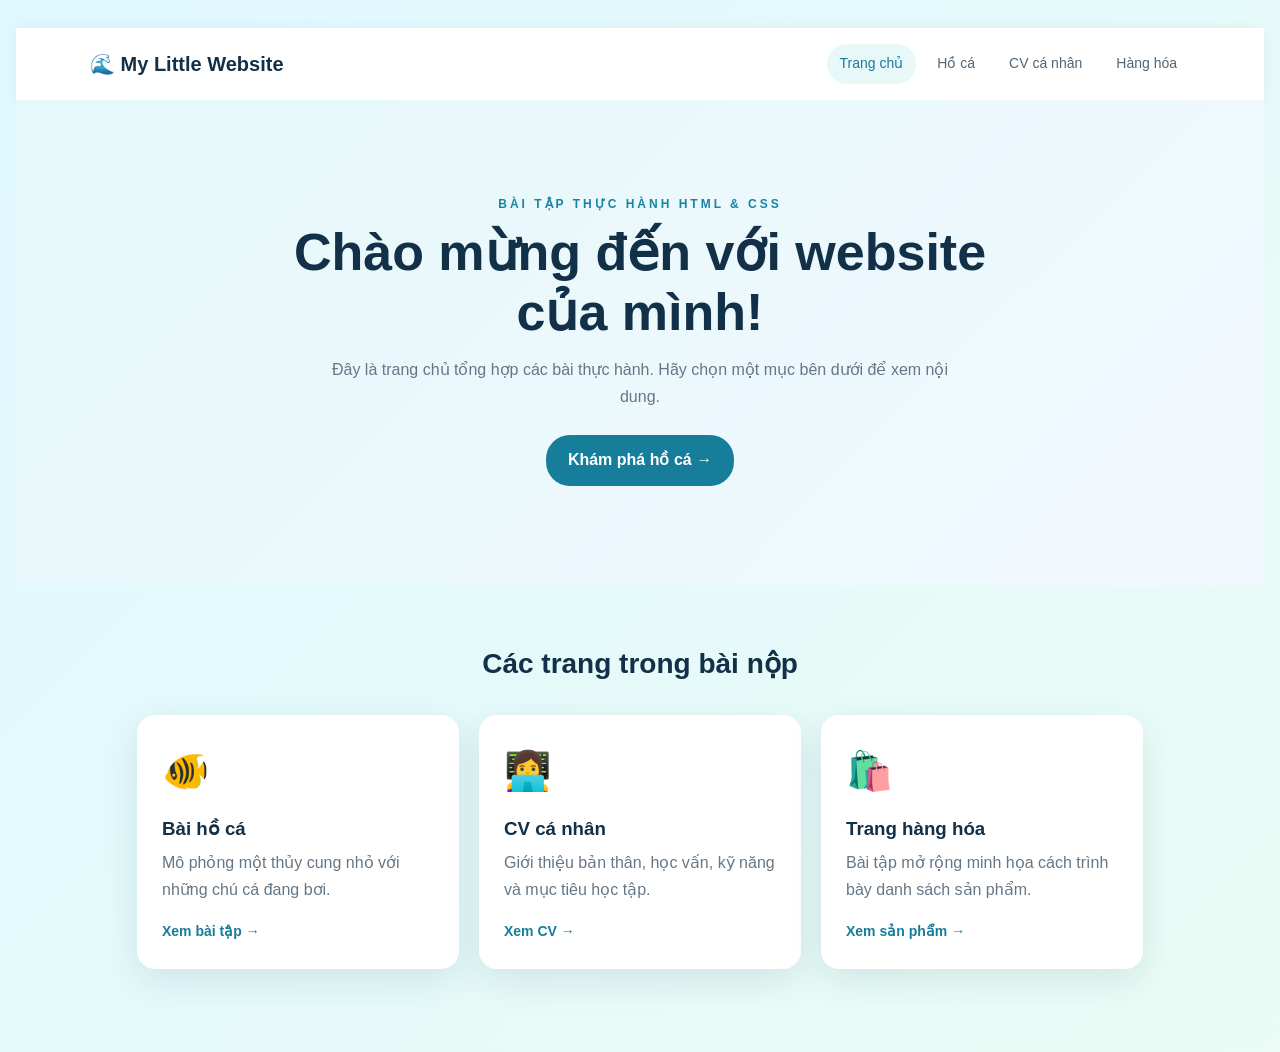
<file: index.html>
<!DOCTYPE html>
<html lang="vi">
<head>
  <meta charset="UTF-8">
  <meta name="viewport" content="width=device-width, initial-scale=1.0">
  <title>Website cá nhân | Trang chủ</title>
  <link rel="stylesheet" href="css/style.css">
</head>
<body>
  <header class="site-header">
    <a class="brand" href="index.html">🌊 My Little Website</a>
    <nav aria-label="Điều hướng chính">
      <a class="active" href="index.html">Trang chủ</a>
      <a href="aquarium.html">Hồ cá</a>
      <a href="cv.html">CV cá nhân</a>
      <a href="products.html">Hàng hóa</a>
    </nav>
  </header>

  <main>
    <section class="hero">
      <p class="eyebrow">BÀI TẬP THỰC HÀNH HTML & CSS</p>
      <h1>Chào mừng đến với website của mình!</h1>
      <p>Đây là trang chủ tổng hợp các bài thực hành. Hãy chọn một mục bên dưới để xem nội dung.</p>
      <a class="button" href="aquarium.html">Khám phá hồ cá →</a>
    </section>

    <section class="section">
      <h2>Các trang trong bài nộp</h2>
      <div class="card-grid">
        <a class="card" href="aquarium.html">
          <div class="card-icon">🐠</div><h3>Bài hồ cá</h3>
          <p>Mô phỏng một thủy cung nhỏ với những chú cá đang bơi.</p>
          <span class="card-link">Xem bài tập →</span>
        </a>
        <a class="card" href="cv.html">
          <div class="card-icon">👩‍💻</div><h3>CV cá nhân</h3>
          <p>Giới thiệu bản thân, học vấn, kỹ năng và mục tiêu học tập.</p>
          <span class="card-link">Xem CV →</span>
        </a>
        <a class="card" href="products.html">
          <div class="card-icon">🛍️</div><h3>Trang hàng hóa</h3>
          <p>Bài tập mở rộng minh họa cách trình bày danh sách sản phẩm.</p>
          <span class="card-link">Xem sản phẩm →</span>
        </a>
      </div>
    </section>
  </main>
</body>
</html>
</file>
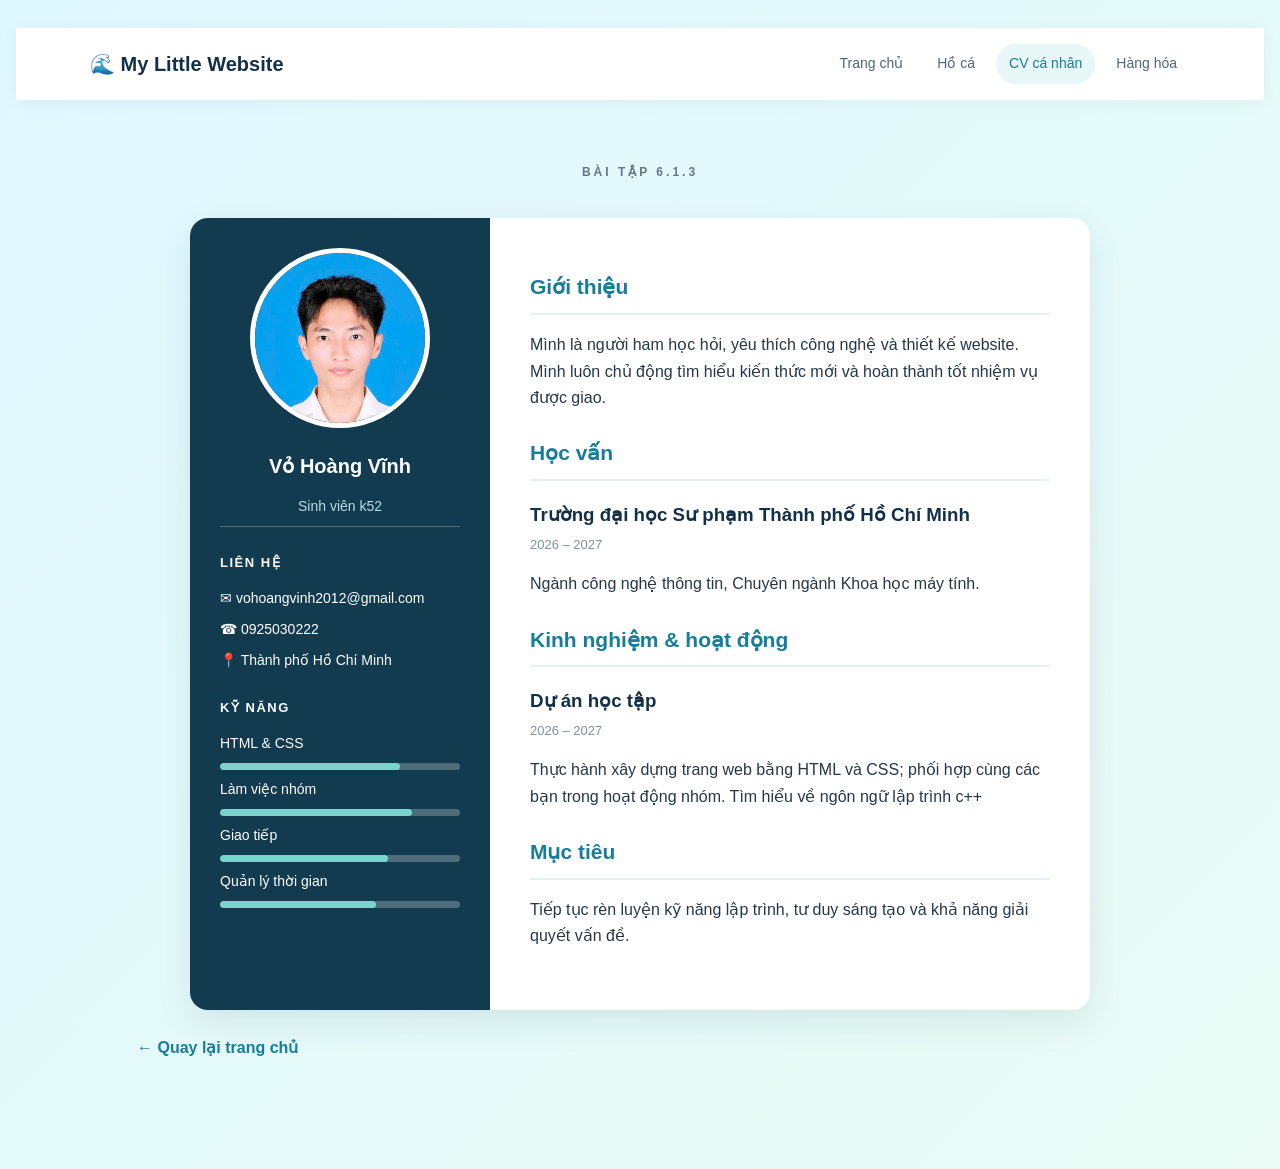
<file: cv.html>
<!DOCTYPE html>
<html lang="vi">
<head>
  <meta charset="UTF-8">
  <meta name="viewport" content="width=device-width, initial-scale=1.0">
  <title>CV cá nhân</title>
  <link rel="stylesheet" href="css/style.css">
</head>
<body>
  <header class="site-header">
    <a class="brand" href="index.html">🌊 My Little Website</a>
    <nav aria-label="Điều hướng chính">
      <a href="index.html">Trang chủ</a><a href="aquarium.html">Hồ cá</a>
      <a class="active" href="cv.html">CV cá nhân</a><a href="products.html">Hàng hóa</a>
    </nav>
  </header>
  <main class="page-wrap">
    <div class="page-heading"><p class="eyebrow">BÀI TẬP 6.1.3</p></div>
    <article class="cv">
      <aside class="cv-side">
        <div class="avatar">
          <img src="aquarium_assets/avatar.jpg" alt="Ảnh đại diện">
        </div>
        <h2>Vỏ Hoàng Vĩnh</h2>
        <p class="cv-role">Sinh viên k52</p>
        <hr>
        <h3>LIÊN HỆ</h3>
        <p>✉ vohoangvinh2012@gmail.com</p><p>☎ 0925030222</p><p>📍 Thành phố Hồ Chí Minh</p>
        <h3>KỸ NĂNG</h3>
        <p>HTML & CSS</p><div class="skill"><i style="width:75%"></i></div>
        <p>Làm việc nhóm</p><div class="skill"><i style="width:80%"></i></div>
        <p>Giao tiếp</p><div class="skill"><i style="width:70%"></i></div>
        <p>Quản lý thời gian</p><div class="skill"><i style="width:65%"></i></div>
      </aside>
      <div class="cv-main">
        <section><h2>Giới thiệu</h2><p>Mình là người ham học hỏi, yêu thích công nghệ và thiết kế website. Mình luôn chủ động tìm hiểu kiến thức mới và hoàn thành tốt nhiệm vụ được giao.</p></section>
        <section><h2>Học vấn</h2><h3>Trường đại học Sư phạm Thành phố Hồ Chí Minh</h3><p class="muted">2026 – 2027</p><p>Ngành công nghệ thông tin, Chuyên ngành Khoa học máy tính.</p></section>
        <section><h2>Kinh nghiệm & hoạt động</h2><h3>Dự án học tập</h3><p class="muted">2026 – 2027</p><p>Thực hành xây dựng trang web bằng HTML và CSS; phối hợp cùng các bạn trong hoạt động nhóm. Tìm hiểu về ngôn ngữ lập trình c++</p></section>
        <section><h2>Mục tiêu</h2><p>Tiếp tục rèn luyện kỹ năng lập trình, tư duy sáng tạo và khả năng giải quyết vấn đề.</p></section>
      </div>
    </article>
    <a class="back-link" href="index.html">← Quay lại trang chủ</a>
  </main>
</body>
</html>
</file>
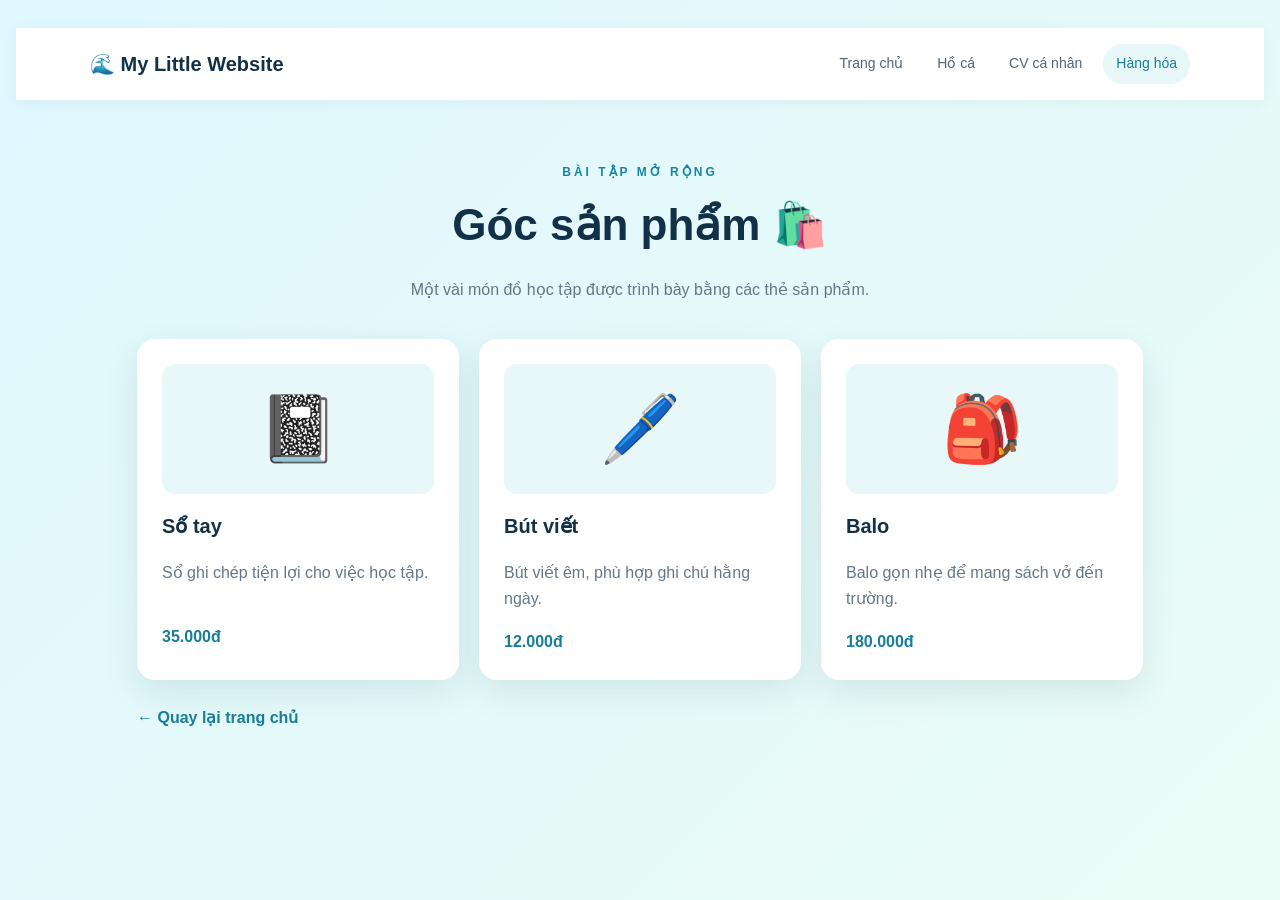
<file: products.html>
<!DOCTYPE html>
<html lang="vi">
<head>
  <meta charset="UTF-8">
  <meta name="viewport" content="width=device-width, initial-scale=1.0">
  <title>Góc sản phẩm</title>
  <link rel="stylesheet" href="css/style.css">
</head>
<body>
  <header class="site-header">
    <a class="brand" href="index.html">🌊 My Little Website</a>
    <nav aria-label="Điều hướng chính">
      <a href="index.html">Trang chủ</a><a href="aquarium.html">Hồ cá</a>
      <a href="cv.html">CV cá nhân</a><a class="active" href="products.html">Hàng hóa</a>
    </nav>
  </header>
  <main class="page-wrap">
    <div class="page-heading"><p class="eyebrow">BÀI TẬP MỞ RỘNG</p><h1>Góc sản phẩm 🛍️</h1><p>Một vài món đồ học tập được trình bày bằng các thẻ sản phẩm.</p></div>
    <div class="product-grid">
      <article class="product"><div class="product-art">📓</div><h2>Sổ tay</h2><p>Sổ ghi chép tiện lợi cho việc học tập.</p><strong>35.000đ</strong></article>
      <article class="product"><div class="product-art">🖊️</div><h2>Bút viết</h2><p>Bút viết êm, phù hợp ghi chú hằng ngày.</p><strong>12.000đ</strong></article>
      <article class="product"><div class="product-art">🎒</div><h2>Balo</h2><p>Balo gọn nhẹ để mang sách vở đến trường.</p><strong>180.000đ</strong></article>
    </div>
    <a class="back-link" href="index.html">← Quay lại trang chủ</a>
  </main>
</body>
</html>
</file>
<file: css/style.css>
:root{--navy:#123047;--blue:#167d9a;--aqua:#e8f7f8;--ink:#263746;--muted:#657786;--white:#fff;--shadow:0 12px 35px rgba(20,60,80,.10)}
*{box-sizing:border-box}body{margin:0;font-family:Arial,Helvetica,sans-serif;color:var(--ink);background:#f6fafb;line-height:1.65}
.site-header{min-height:72px;padding:14px max(5%,calc((100% - 1100px)/2));display:flex;align-items:center;justify-content:space-between;gap:20px;background:#fff;box-shadow:0 2px 15px rgba(0,0,0,.05);flex-wrap:wrap}
.brand{font-size:20px;font-weight:800;color:var(--navy);text-decoration:none}.site-header nav{display:flex;gap:8px;flex-wrap:wrap}.site-header nav a{padding:8px 13px;border-radius:20px;color:#526574;text-decoration:none;font-size:14px}.site-header nav a:hover,.site-header nav a.active{background:var(--aqua);color:var(--blue)}
.hero{padding:95px 20px 100px;text-align:center;background:linear-gradient(135deg,#e5f8fa,#f2f8ff)}.hero h1{max-width:760px;margin:8px auto 15px;color:var(--navy);font-size:clamp(32px,5vw,52px);line-height:1.15}.hero>p:not(.eyebrow){max-width:620px;margin:0 auto 25px;color:var(--muted)}
.eyebrow{font-size:12px;letter-spacing:2px;font-weight:800;color:var(--blue)}.button{display:inline-block;padding:12px 22px;border-radius:24px;background:var(--blue);color:white;text-decoration:none;font-weight:700}.button:hover{background:var(--navy)}
.section,.page-wrap{max-width:1050px;margin:auto;padding:55px 22px}.section h2{font-size:28px;color:var(--navy);text-align:center;margin:0 0 28px}.card-grid,.product-grid{display:grid;grid-template-columns:repeat(3,1fr);gap:20px}.card{display:block;padding:25px;background:white;border-radius:18px;text-decoration:none;color:inherit;box-shadow:var(--shadow);transition:transform .2s}.card:hover,.product:hover{transform:translateY(-4px)}.card-icon{font-size:38px}.card h3{margin:12px 0 5px;color:var(--navy)}.card p{color:var(--muted);margin:0 0 15px}.card-link{font-weight:700;color:var(--blue);font-size:14px}
footer{text-align:center;padding:24px;color:#80909b;font-size:13px;background:#fff}.page-heading{text-align:center;margin:8px 0 35px}.page-heading h1{font-size:clamp(32px,5vw,44px);color:var(--navy);margin:5px}.page-heading p:last-child{color:var(--muted)}
.aquarium{height:420px;max-width:900px;margin:auto;position:relative;overflow:hidden;border:9px solid #b9e3e8;border-radius:24px;background:linear-gradient(#78cfe0 0%,#1685ad 58%,#07506f 100%);box-shadow:var(--shadow),inset 0 0 45px rgba(0,40,70,.25)}
.sunlight{position:absolute;top:-80px;left:18%;width:240px;height:400px;background:rgba(255,255,220,.14);transform:rotate(22deg);filter:blur(20px)}
.fish{position:absolute;width:85px;height:46px;border-radius:55% 48% 48% 55%;background:#ffb347;animation:swim 11s linear infinite;z-index:2;box-shadow:inset -8px -5px rgba(0,0,0,.08)}
.fish:before{content:"";position:absolute;right:-22px;top:8px;border-left:28px solid #ffb347;border-top:15px solid transparent;border-bottom:15px solid transparent}
.fish:after{content:"";position:absolute;right:15px;top:12px;width:7px;height:7px;border-radius:50%;background:#173b50;box-shadow:1px 1px 0 white}
.fish span{position:absolute;left:28px;top:-7px;width:25px;height:60px;border-radius:50%;background:rgba(255,255,255,.18);transform:rotate(25deg)}
.fish-one{top:85px;left:-110px}.fish-two{top:190px;left:-130px;transform:scale(.72);background:#f47f72;animation-delay:-3s;animation-duration:14s}.fish-two:before{border-left-color:#f47f72}.fish-three{top:275px;left:-120px;transform:scale(.9);background:#ffe17a;animation-delay:-7s;animation-duration:12s}.fish-three:before{border-left-color:#ffe17a}.fish-four{top:130px;left:-100px;transform:scale(.55);background:#b5a0ed;animation-delay:-5s;animation-duration:16s}.fish-four:before{border-left-color:#b5a0ed}
@keyframes swim{0%{left:-120px}48%{left:75%}50%{left:78%;transform:scaleX(-1)}98%{left:-100px;transform:scaleX(-1)}100%{left:-120px}}
.bubble{position:absolute;bottom:-25px;width:12px;height:12px;border:2px solid rgba(255,255,255,.65);border-radius:50%;animation:rise 8s infinite}.b1{left:15%;animation-delay:0s}.b2{left:28%;animation-delay:3s;width:8px;height:8px}.b3{left:50%;animation-delay:1s}.b4{left:68%;animation-delay:5s;width:7px;height:7px}.b5{left:83%;animation-delay:2s}.b6{left:92%;animation-delay:4s}
@keyframes rise{0%{bottom:-25px;opacity:0}20%{opacity:.8}100%{bottom:100%;opacity:0}}
.sand{position:absolute;bottom:0;width:100%;height:48px;background:linear-gradient(#e8d59a,#c9a96c)}.plant{position:absolute;bottom:36px;width:12px;height:100px;background:#2b986f;border-radius:100% 0 100% 0;transform-origin:bottom;z-index:3}.plant:before,.plant:after{content:"";position:absolute;width:18px;height:65px;background:#42b77c;border-radius:100% 0 100% 0;bottom:25px;left:-12px;transform:rotate(-25deg)}.plant:after{left:7px;bottom:50px;transform:rotate(25deg)}.plant-one{left:12%;height:110px}.plant-two{left:88%;height:125px;transform:scale(.9)}.plant-three{left:78%;height:75px;transform:scale(.7)}.stone{position:absolute;bottom:28px;background:#81949a;border-radius:60% 60% 15% 15%;z-index:4}.stone-one{left:36%;width:55px;height:25px}.stone-two{left:45%;width:38px;height:18px}.stone-three{left:61%;width:65px;height:28px}
.note{max-width:900px;margin:18px auto;color:var(--muted);font-size:14px}.back-link{display:inline-block;margin:25px 0;color:var(--blue);font-weight:700;text-decoration:none}
.cv{display:grid;grid-template-columns:300px 1fr;background:white;max-width:900px;margin:auto;box-shadow:var(--shadow);border-radius:18px;overflow:hidden}.cv-side{padding:30px;background:#123b50;color:white}.cv-side h2{font-size:20px;line-height:1.3}.cv-side h3{font-size:13px;letter-spacing:1.5px;margin-top:25px}.cv-side p{font-size:14px;margin:8px 0}.cv-side hr{border:0;border-top:1px solid #ffffff45}.avatar{width:105px;height:105px;border-radius:50%;background:#d8f1f1;display:grid;place-items:center;font-size:55px;margin:0 auto 18px}.cv-side .avatar+h2,.cv-role{text-align:center}.cv-role{color:#b9dce4}.skill{height:7px;background:#ffffff40;border-radius:9px;overflow:hidden}.skill i{display:block;height:100%;background:#79d4d0;border-radius:9px}.cv-main{padding:35px 40px}.cv-main section{margin-bottom:25px}.cv-main h2{color:var(--blue);font-size:21px;border-bottom:2px solid #e3f0f2;padding-bottom:8px}.cv-main h3{margin-bottom:0;color:var(--navy)}.muted{color:#82919a;font-size:13px;margin-top:3px}
.product{background:white;padding:25px;border-radius:18px;box-shadow:var(--shadow);transition:transform .2s}.product-art{height:130px;border-radius:13px;background:var(--aqua);display:grid;place-items:center;font-size:65px}.product h2{color:var(--navy);font-size:20px}.product p{color:var(--muted);min-height:48px}.product strong{color:var(--blue)}
@media(max-width:700px){.site-header{justify-content:center}.site-header nav{justify-content:center}.card-grid,.product-grid{grid-template-columns:1fr}.cv{grid-template-columns:1fr}.cv-main{padding:25px}.aquarium{height:340px}.hero{padding:70px 20px}}

.real-aquarium{height:440px;max-width:900px;margin:auto;position:relative;overflow:hidden;border:9px solid #b9e3e8;border-radius:24px;background:linear-gradient(180deg,#9be5ed 0%,#38b6d0 35%,#087ca7 72%,#07506f 100%);box-shadow:var(--shadow),inset 0 0 45px rgba(0,40,70,.25)}
.water-light{position:absolute;inset:0;background:linear-gradient(115deg,transparent 10%,rgba(255,255,255,.17) 28%,transparent 43%,rgba(255,255,255,.1) 60%,transparent 75%);animation:water-shimmer 7s ease-in-out infinite alternate}
@keyframes water-shimmer{from{transform:translateX(-8%);opacity:.5}to{transform:translateX(8%);opacity:1}}
.real-aquarium img{position:absolute;height:auto;object-fit:contain}
.faint-school{width:190px;top:55px;left:38%;opacity:.48;animation:school-drift 19s linear infinite}
.gold-school{width:135px;top:175px;left:8%;animation:school-drift 15s linear infinite}
@keyframes school-drift{0%{transform:translateX(-30px)}50%{transform:translateX(500px)}100%{transform:translateX(-30px) scaleX(-1)}}
.shark{width:235px;top:38px;right:-250px;animation:shark-swim 20s linear infinite}
@keyframes shark-swim{0%{right:-250px;transform:scaleX(1)}45%{right:70%;transform:scaleX(1)}50%{right:70%;transform:scaleX(-1)}95%{right:-250px;transform:scaleX(-1)}100%{right:-250px;transform:scaleX(1)}}
.turtle{width:150px;top:255px;right:8%;animation:turtle-float 6s ease-in-out infinite}
@keyframes turtle-float{0%,100%{transform:translateY(0) rotate(-3deg)}50%{transform:translateY(-18px) rotate(4deg)}}
.diver-animation{position:absolute;width:220px;height:110px;top:145px;left:38%;animation:diver-drift 12s ease-in-out infinite}
.diver-animation img{width:100%;top:0;left:0;animation:diver-frame 1.2s steps(1) infinite}
.diver-animation img:nth-child(2){animation-delay:.4s}.diver-animation img:nth-child(3){animation-delay:.8s}
@keyframes diver-frame{0%,32%{opacity:1}33%,100%{opacity:0}}
@keyframes diver-drift{0%,100%{transform:translate(0,0)}50%{transform:translate(65px,-14px)}}
.air{position:absolute;bottom:95px;width:10px;height:10px;border:2px solid rgba(255,255,255,.7);border-radius:50%;animation:bubble-rise 6s linear infinite}.air-a{left:35%;animation-delay:0s}.air-b{left:42%;width:7px;height:7px;animation-delay:2s}.air-c{left:57%;width:13px;height:13px;animation-delay:3.5s}
@keyframes bubble-rise{0%{transform:translateY(0);opacity:0}20%{opacity:.8}100%{transform:translateY(-300px);opacity:0}}
.seabed{position:absolute;bottom:0;width:100%;height:43px;background:linear-gradient(#e9d49a,#b99a61);display:flex;align-items:flex-start;justify-content:space-around;padding:0 10%}.seabed span{display:block;width:36px;height:17px;margin-top:-9px;background:#8b9b9c;border-radius:70% 70% 25% 25%}.seabed span:nth-child(2){width:23px;height:12px}.seabed span:nth-child(3){width:45px;height:20px}.seabed span:nth-child(4){width:28px;height:14px}
.seaweed{position:absolute;bottom:30px;width:13px;height:95px;background:#21966c;border-radius:100% 0 100% 0;transform-origin:bottom;z-index:2;animation:weed-sway 3s ease-in-out infinite alternate}.seaweed:before,.seaweed:after{content:"";position:absolute;width:16px;height:55px;background:#35b47b;border-radius:100% 0 100% 0;bottom:20px;left:-11px;transform:rotate(-28deg)}.seaweed:after{left:8px;bottom:43px;transform:rotate(28deg)}.seaweed-a{left:5%;height:105px}.seaweed-b{left:22%;height:65px;animation-delay:-1s}.seaweed-c{right:4%;height:115px;animation-delay:-2s}
@keyframes weed-sway{to{transform:rotate(9deg)}}
.aquarium-caption{display:flex;justify-content:center;gap:12px;flex-wrap:wrap;margin:18px auto}.aquarium-caption span{background:#e7f6f7;color:#23657a;padding:7px 13px;border-radius:20px;font-size:13px;font-weight:700}
@media(max-width:700px){.real-aquarium{height:350px}.gold-school{width:95px}.shark{width:155px}.turtle{width:100px;top:220px}.diver-animation{width:150px;left:32%;top:135px}.faint-school{width:130px}.seaweed{transform:scale(.75);transform-origin:bottom}}

.ocean-scene{height:480px;max-width:930px;margin:auto;position:relative;overflow:hidden;border:8px solid #b8e3e8;border-radius:24px;background:linear-gradient(180deg,#8bd8e8 0%,#2698bd 48%,#075273 100%);box-shadow:0 14px 38px rgba(20,60,80,.16),inset 0 0 55px rgba(0,35,65,.2)}
.ocean-light{position:absolute;inset:0;background:linear-gradient(112deg,rgba(255,255,220,.28),transparent 35%,transparent 70%,rgba(255,255,255,.08));pointer-events:none}
.ocean-floor{position:absolute;bottom:0;left:0;width:100%;height:48px;background:linear-gradient(#e8d7a2,#c2a66c);z-index:1}
.ocean-img{position:absolute;display:block;height:auto;object-fit:contain;z-index:2}
.diver{width:190px;left:-220px;top:95px;animation:diverDrift 22s linear infinite}
.diver-a{top:92px;animation-delay:0s}.diver-b{top:205px;transform:scale(.76);animation-delay:-8s;animation-duration:25s}.diver-c{top:28px;transform:scale(.58);animation-delay:-15s;animation-duration:27s}
.fish-school{width:125px;top:245px;left:42%;animation:fishWiggle 7s ease-in-out infinite}
.faint-school{width:210px;top:65px;right:-230px;opacity:.62;animation:schoolPass 20s linear infinite}
.shark{width:190px;top:275px;right:-230px;animation:sharkPass 24s linear infinite;z-index:3}
.turtle{width:145px;top:170px;left:-180px;animation:turtlePass 28s linear infinite;z-index:3}
@keyframes diverDrift{0%{left:-230px}45%{left:45%}100%{left:105%}}
@keyframes fishWiggle{0%,100%{transform:translate(0,0)}50%{transform:translate(45px,-16px)}}
@keyframes schoolPass{0%{right:-230px}100%{right:105%}}
@keyframes sharkPass{0%{right:-230px}100%{right:110%}}
@keyframes turtlePass{0%{left:-180px}100%{left:110%}}
.seaweed{position:absolute;bottom:35px;width:13px;height:95px;border-radius:100% 0 100% 0;background:#2d9b70;transform-origin:bottom;z-index:2}.seaweed:before,.seaweed:after{content:"";position:absolute;bottom:22px;width:18px;height:55px;background:#45b77c;border-radius:100% 0 100% 0}.seaweed:before{left:-12px;transform:rotate(-28deg)}.seaweed:after{left:8px;bottom:48px;transform:rotate(28deg)}
.seaweed-one{left:8%;height:100px}.seaweed-two{left:88%;height:125px;transform:scale(.9)}.seaweed-three{left:78%;height:70px;transform:scale(.72)}
.sea-bubble{position:absolute;bottom:-20px;width:12px;height:12px;border:2px solid rgba(255,255,255,.7);border-radius:50%;animation:bubbleUp 8s infinite;z-index:2}.bubble-one{left:18%}.bubble-two{left:33%;animation-delay:2s;width:8px;height:8px}.bubble-three{left:61%;animation-delay:4s}.bubble-four{left:75%;animation-delay:1s;width:7px;height:7px}.bubble-five{left:91%;animation-delay:3s}
@keyframes bubbleUp{0%{bottom:-20px;opacity:0}20%{opacity:.9}100%{bottom:100%;opacity:0}}
.ocean-caption{display:flex;justify-content:center;gap:22px;flex-wrap:wrap;margin:18px auto;color:#386174;font-size:14px}.ocean-caption span{background:#e8f7f8;border-radius:18px;padding:7px 13px}
@media(max-width:700px){.ocean-scene{height:370px}.diver{width:145px}.shark{width:145px}.turtle{width:110px}.fish-school{width:100px}.faint-school{width:160px}}
.avatar {
    width: 180px;
    height: 180px;
    border-radius: 50%;
    overflow: hidden;
    margin: 0 auto 25px;
    border: 5px solid white;
}

.avatar img {
    width: 100%;
    height: 100%;
    object-fit: cover;
    display: block;
}
* { box-sizing: border-box; }
:root { font-family: Arial, Helvetica, sans-serif; color: #12344a; }
body {
  margin: 0; min-height: 100vh; padding: 28px 16px;
  background: linear-gradient(135deg, #dff7ff, #eafcf5);
}
.page { width: min(1100px, 100%); margin: auto; }
.topbar {
  display: flex; justify-content: space-between; align-items: center;
  gap: 20px; flex-wrap: wrap; margin-bottom: 18px;
}
.eyebrow { margin: 0 0 6px; color: #1685a5; font-size: 12px; font-weight: 800; letter-spacing: 3px; }
h1 { margin: 0; color: #075477; font-size: clamp(28px, 4vw, 42px); }
.subtitle { margin: 7px 0 0; color: #47788b; }
.controls { display: flex; gap: 9px; flex-wrap: wrap; }
button {
  border: 0; border-radius: 999px; padding: 11px 16px; cursor: pointer;
  color: white; background: #087da5; font-weight: 700;
  box-shadow: 0 4px 12px #07547725; transition: transform .2s, background .2s;
}
button:hover { transform: translateY(-2px); background: #075477; }
.aquarium {
  height: min(610px, 67vw); min-height: 430px; position: relative; overflow: hidden;
  border: 9px solid #fff; border-radius: 24px;
  background: linear-gradient(#58c8e8 0%, #1598c5 48%, #075b91 100%);
  box-shadow: 0 18px 45px #07547730; isolation: isolate;
  transition: background 1s;
}
.aquarium.scene-two { background: linear-gradient(#f5c6a4 0%, #e58f82 45%, #385d86 100%); }
.aquarium.scene-three { background: linear-gradient(#183e71 0%, #075a87 50%, #073b65 100%); }
.sunlight {
  position: absolute; width: 42%; height: 120%; top: -35%; left: 15%;
  background: linear-gradient(105deg, #fff8 0%, #fff2 45%, transparent 70%);
  transform: rotate(10deg); filter: blur(13px); z-index: -0;
}
.water-shine { position: absolute; width: 220px; height: 35px; border-radius: 50%; background: #d8ffff35; filter: blur(10px); }
.shine-one { top: 17%; left: 40%; transform: rotate(-12deg); }
.shine-two { top: 44%; left: 8%; transform: rotate(9deg); }
.creature, .school { position: absolute; z-index: 3; }
.creature img { display: block; width: 100%; height: auto; }
.shark { width: 165px; left: -220px; top: 22%; animation: sharkSwim 12s linear infinite; }
.turtle { width: 150px; left: -150px; top: 55%; animation: turtleSwim 22s linear infinite; animation-delay: 2s; }
.diver { width: 150px; }
.diver-one { left: 8%; top: 62%; animation: diverOne 16s ease-in-out infinite; }
.diver-two { left: 62%; top: 36%; animation: diverTwo 19s ease-in-out infinite; }
.diver-three { left: 32%; top: 73%; animation: diverThree 21s ease-in-out infinite; }
.school { display: flex; align-items: center; gap: 2px; width: 125px; }
.school img { width: 100%; height: auto; }
.gold-school { width: 110px; }
.school-a { left: -150px; top: 42%; animation: fishSchool 10s linear infinite; }
.school-b { right: -150px; top: 67%; transform: scaleX(-1); animation: fishSchoolBack 14s linear infinite; }
.bubble {
  position: absolute; bottom: 7%; width: 13px; height: 13px; border: 2px solid #e4ffffb8;
  border-radius: 50%; background: #d9ffff30; animation: rise 7s linear infinite; z-index: 2;
}
.b1 { left: 12%; animation-delay: 0s; }.b2 { left: 24%; width: 8px; height: 8px; animation-delay: 2s; }
.b3 { left: 43%; animation-delay: 4s; }.b4 { left: 58%; width: 18px; height: 18px; animation-delay: 1s; }
.b5 { left: 74%; animation-delay: 3s; }.b6 { left: 88%; width: 9px; height: 9px; animation-delay: 5s; }
.b7 { left: 35%; width: 6px; height: 6px; animation-delay: 5.5s; }.b8 { left: 67%; animation-delay: 6s; }
.seaweed {
  position: absolute; bottom: 24px; width: 24px; height: 105px; z-index: 4;
  border-radius: 100% 0 100% 0; background: linear-gradient(90deg, #087a60, #39c58c);
  transform-origin: bottom; animation: sway 3s ease-in-out infinite alternate;
}
.weed-one { left: 8%; }.weed-two { left: 15%; height: 75px; animation-delay: .7s; }
.weed-three { right: 11%; height: 125px; animation-delay: 1.1s; }
.sand { position: absolute; bottom: 0; height: 42px; width: 100%; background: linear-gradient(#e7d69c, #c6a96e); z-index: 1; }
.ground-stone { position: absolute; bottom: 28px; width: 34px; height: 17px; border-radius: 50%; background: #718b8b; z-index: 2; }
.stone-one { left: 28%; }.stone-two { left: 54%; width: 22px; }.stone-three { right: 25%; width: 45px; }
.caption {
  position: absolute; right: 18px; bottom: 52px; z-index: 5; color: #fff;
  font-weight: 700; text-shadow: 0 2px 5px #003b60; font-size: 14px;
}
footer { text-align: center; color: #578195; padding: 15px; font-size: 13px; }
.paused * { animation-play-state: paused !important; }

@keyframes sharkSwim {
  0% { left: -220px; top: 22%; transform: scaleX(1); }
  48% { left: calc(100% + 20px); top: 12%; transform: scaleX(1); }
  50% { left: calc(100% + 20px); top: 12%; transform: scaleX(-1); }
  100% { left: -220px; top: 22%; transform: scaleX(-1); }
}
@keyframes turtleSwim {
  0% { left: -150px; top: 55%; transform: scaleX(1); }
  48% { left: calc(100% + 10px); top: 48%; transform: scaleX(1); }
  50% { left: calc(100% + 10px); top: 48%; transform: scaleX(-1); }
  100% { left: -150px; top: 55%; transform: scaleX(-1); }
}
@keyframes diverOne {
  0%,100% { transform: translate(0, 0) rotate(-4deg); }
  25% { transform: translate(170px, -35px) rotate(3deg); }
  55% { transform: translate(310px, -5px) rotate(-3deg); }
  80% { transform: translate(120px, 18px) rotate(4deg); }
}
@keyframes diverTwo {
  0%,100% { transform: translate(0, 0) scaleX(1); }
  50% { transform: translate(-300px, 55px) scaleX(-1); }
}
@keyframes diverThree {
  0%,100% { transform: translate(0, 0); }
  40% { transform: translate(210px, -85px); }
  75% { transform: translate(350px, -35px); }
}
@keyframes fishSchool {
  from { left: -150px; } to { left: calc(100% + 20px); }
}
@keyframes fishSchoolBack {
  from { right: -150px; } to { right: calc(100% + 20px); }
}
@keyframes rise {
  0% { transform: translateY(0) scale(.7); opacity: 0; }
  15% { opacity: .8; } 100% { transform: translateY(-570px) scale(1.2); opacity: 0; }
}
@keyframes sway { from { transform: rotate(-9deg); } to { transform: rotate(10deg); } }

@media (max-width: 650px) {
  body { padding: 16px 10px; }
  .aquarium { min-height: 470px; height: 68vh; }
  .shark { width: 125px; }.turtle { width: 115px; }
  .diver { width: 115px; }.caption { font-size: 11px; }
  button { padding: 9px 12px; font-size: 12px; }
}
</file>
